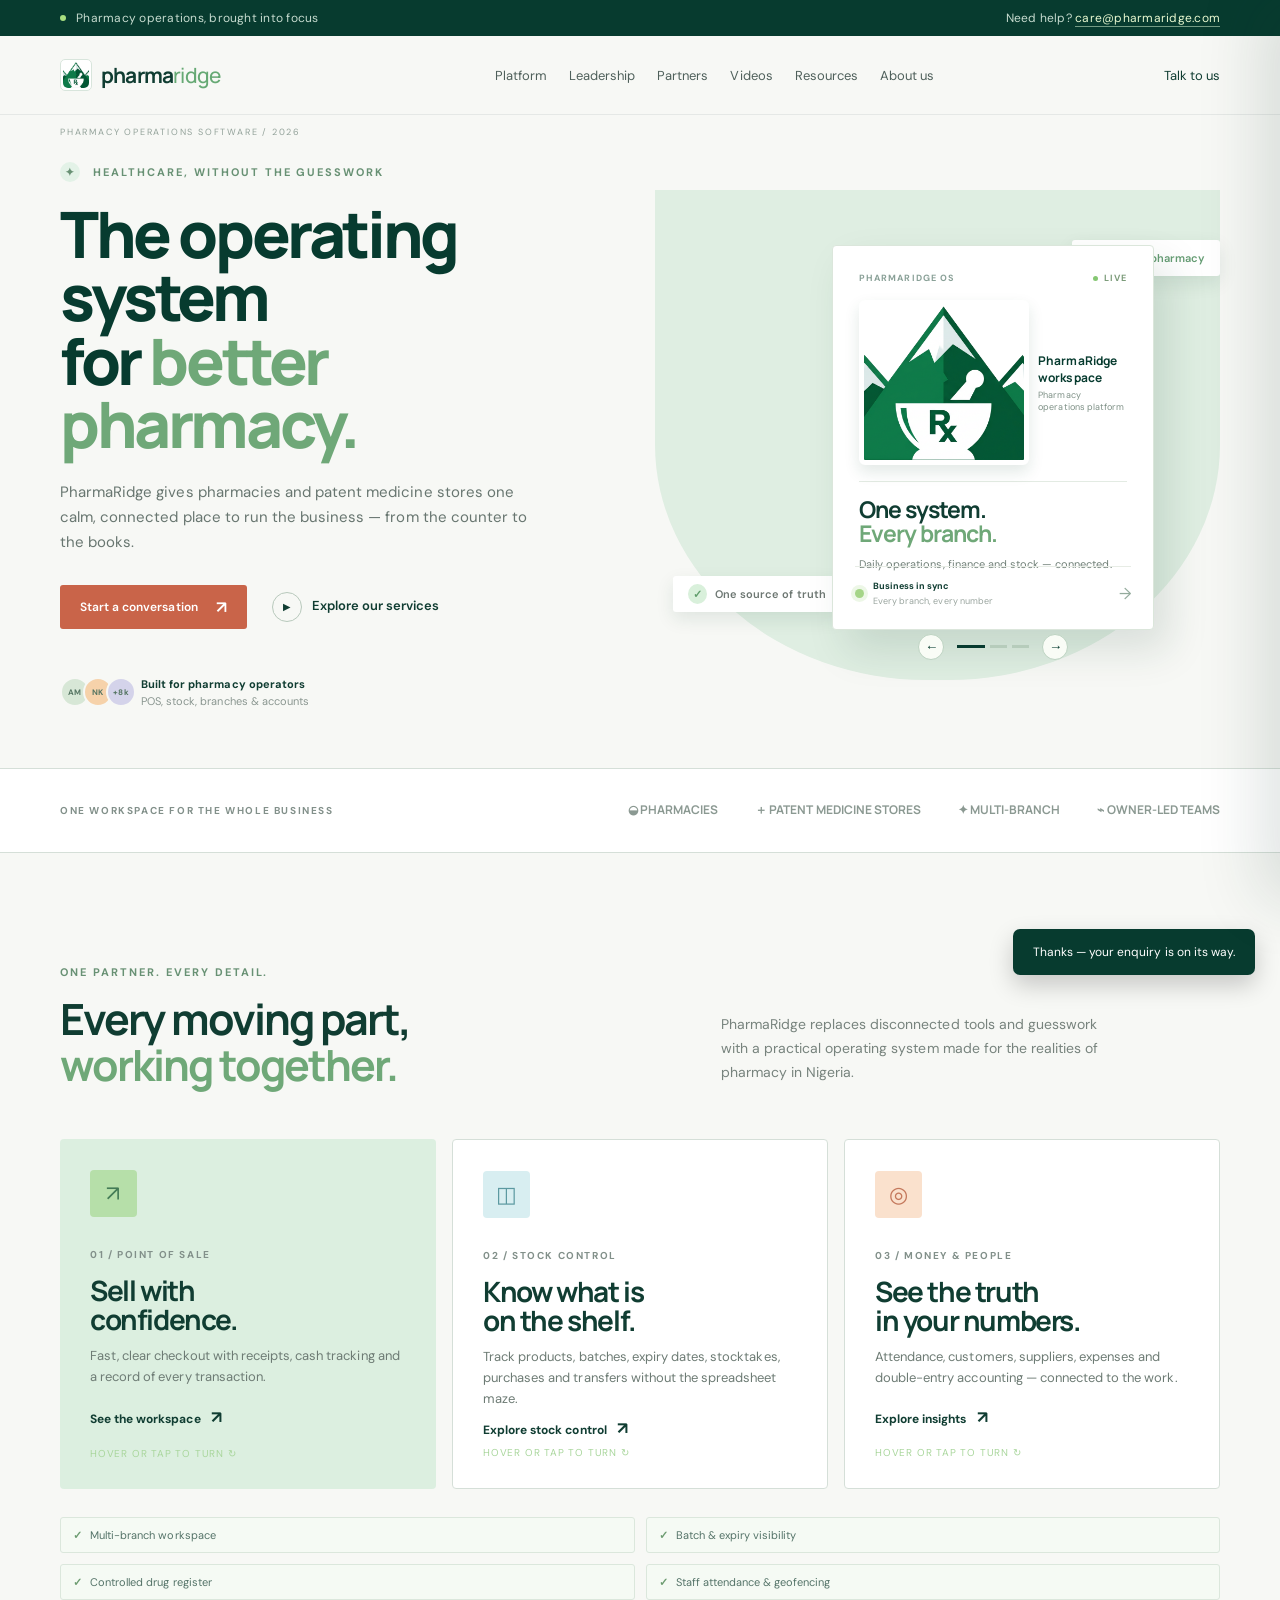
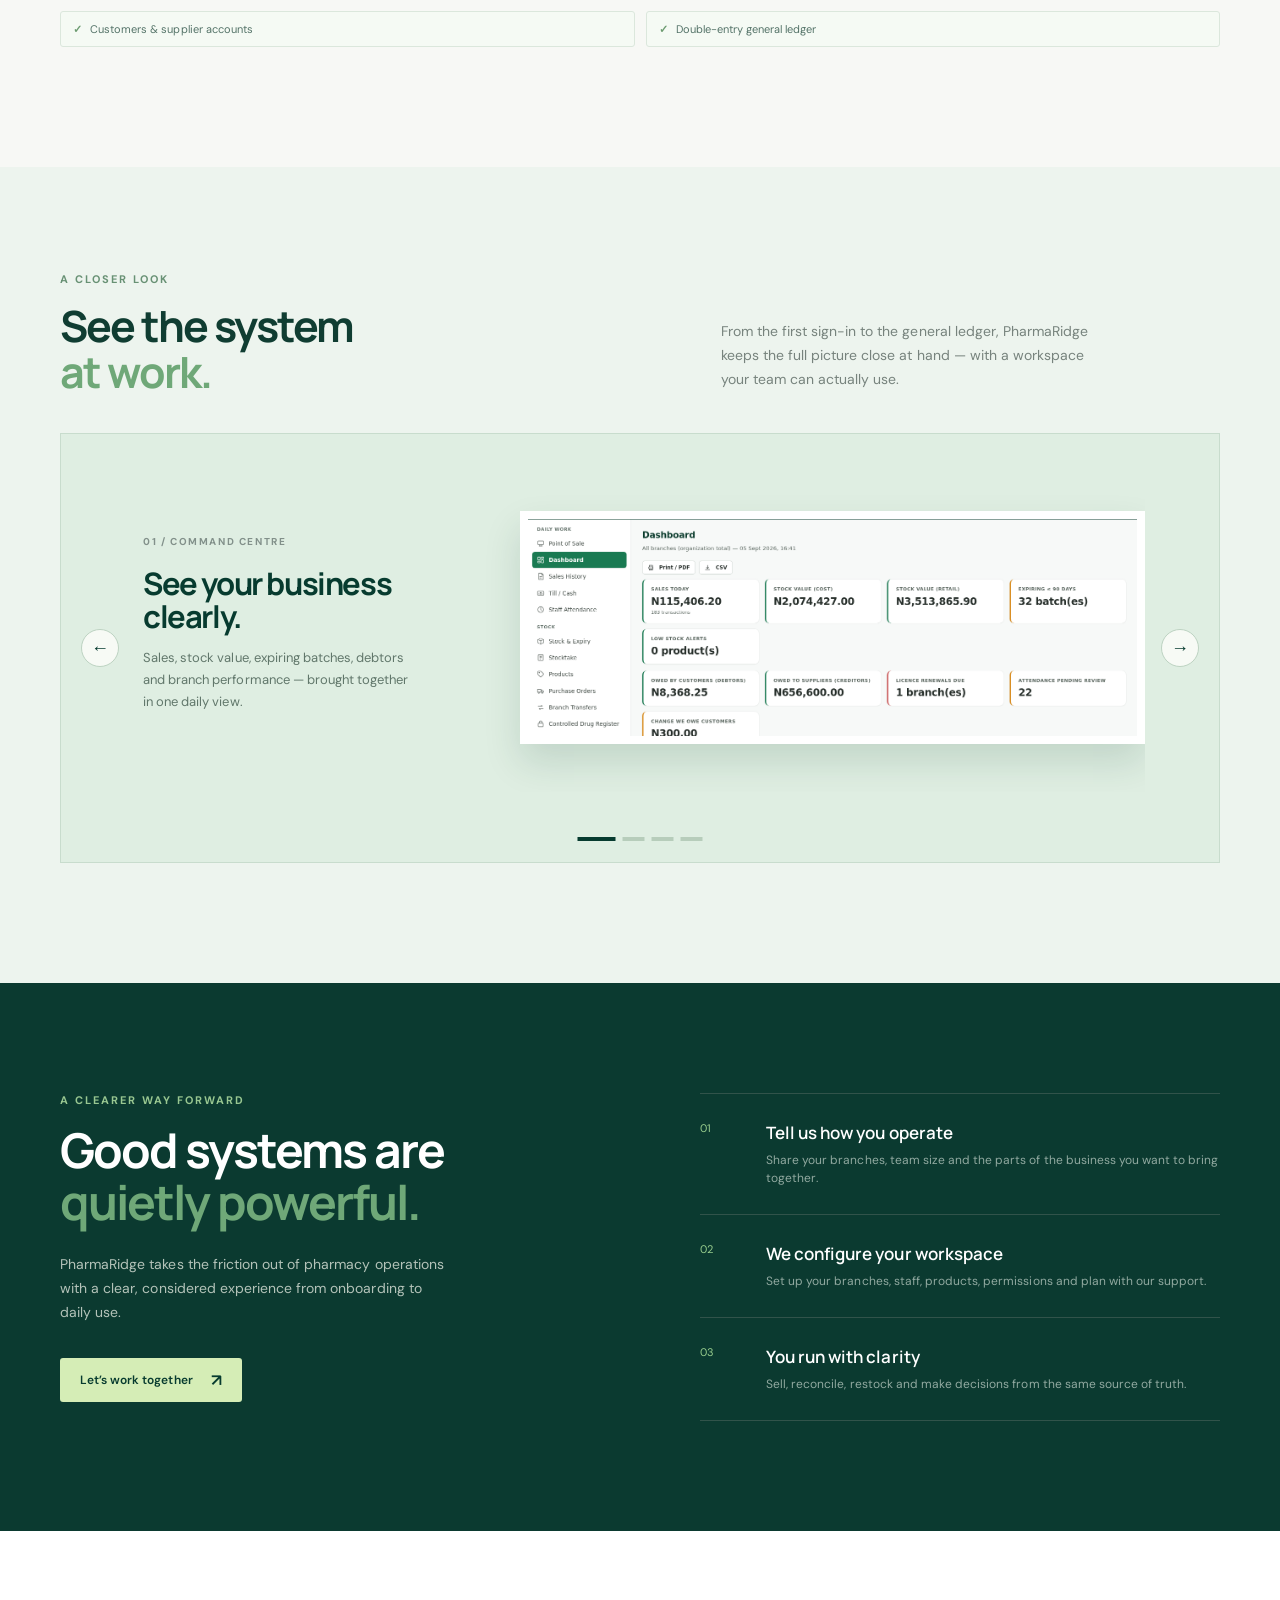
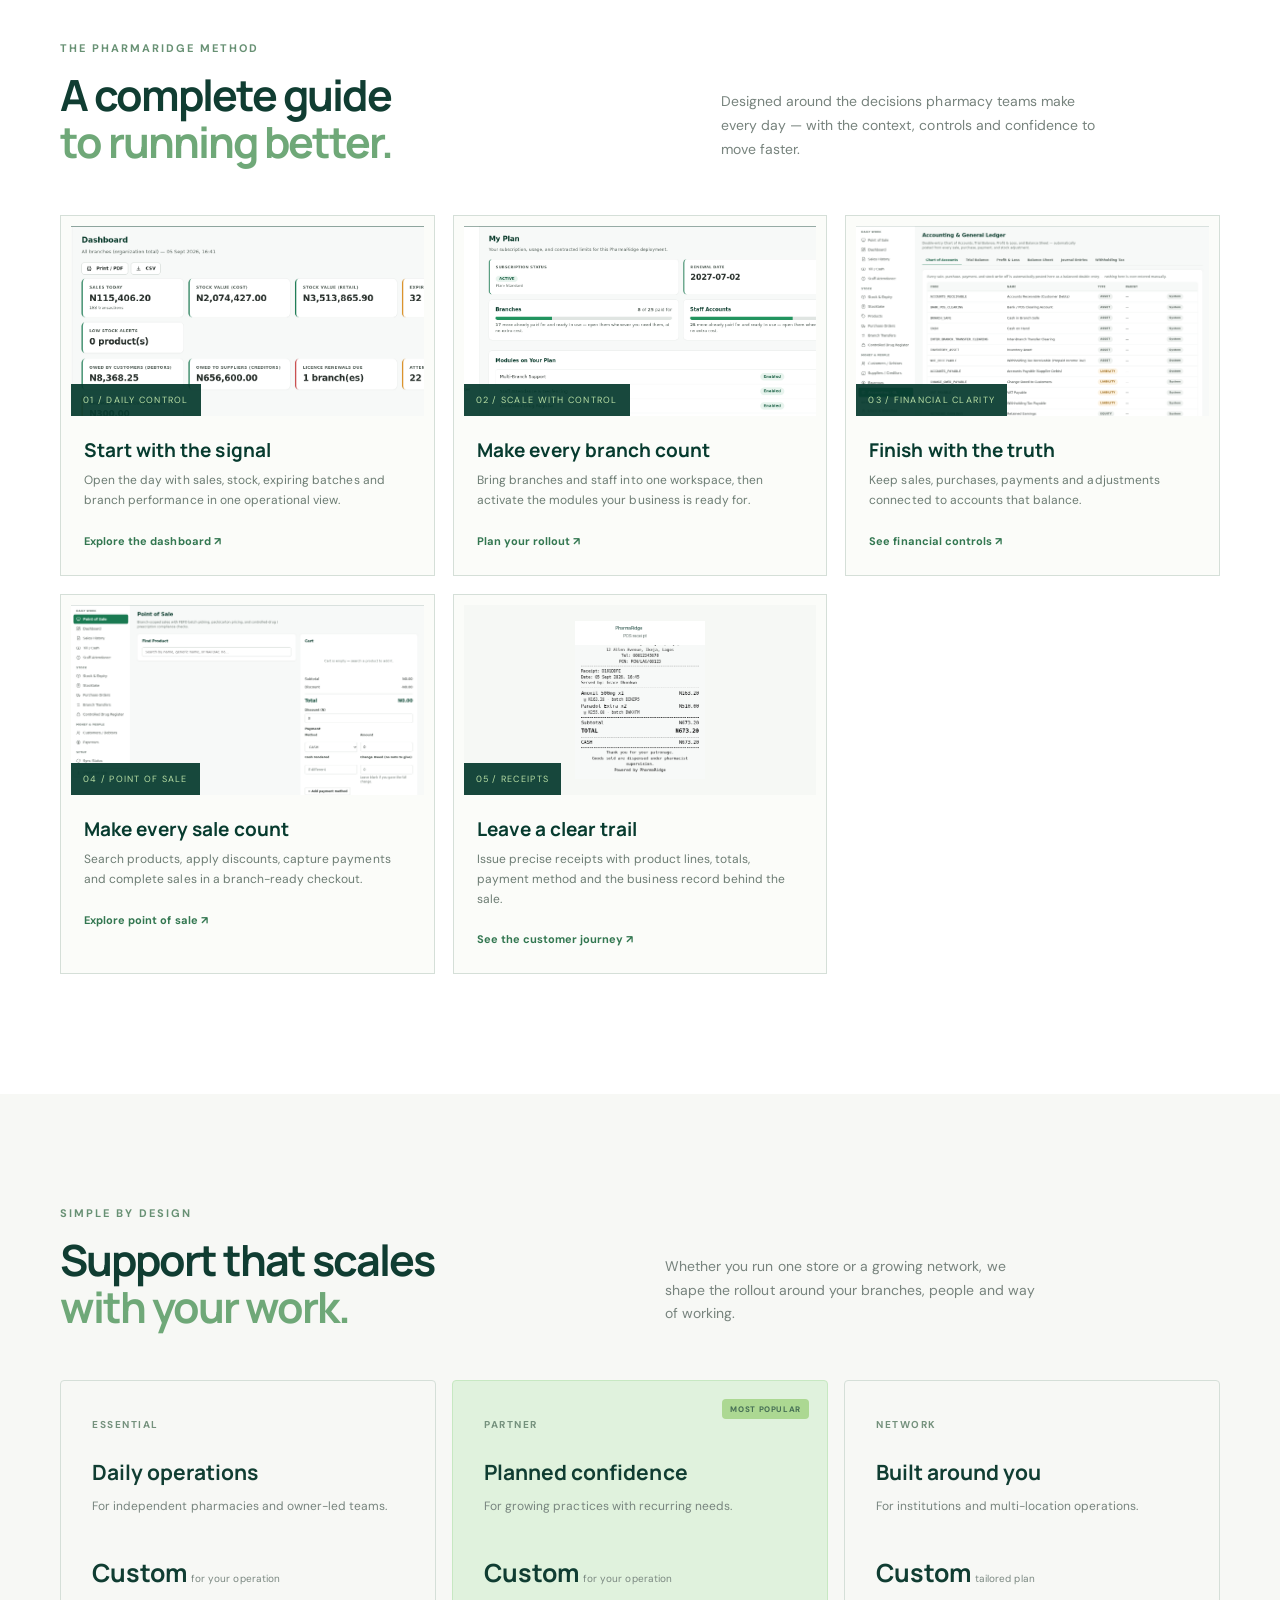
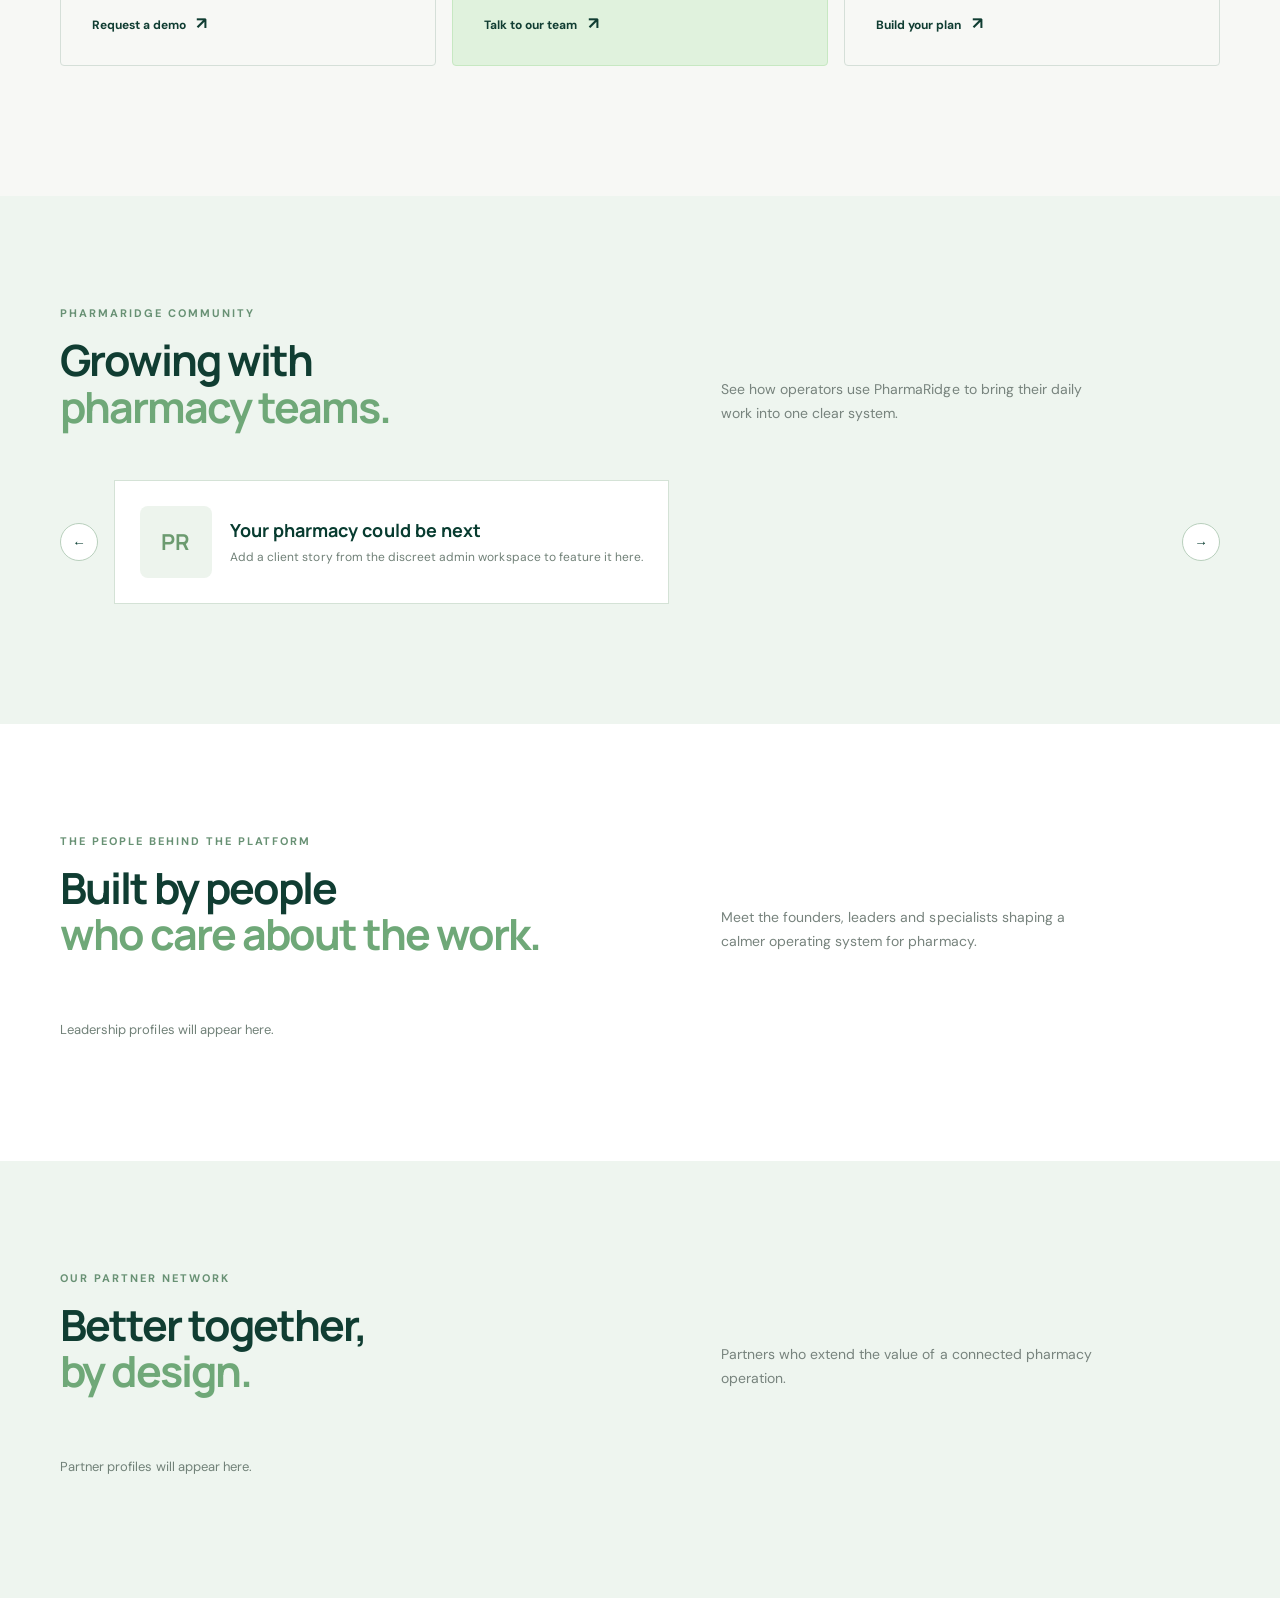
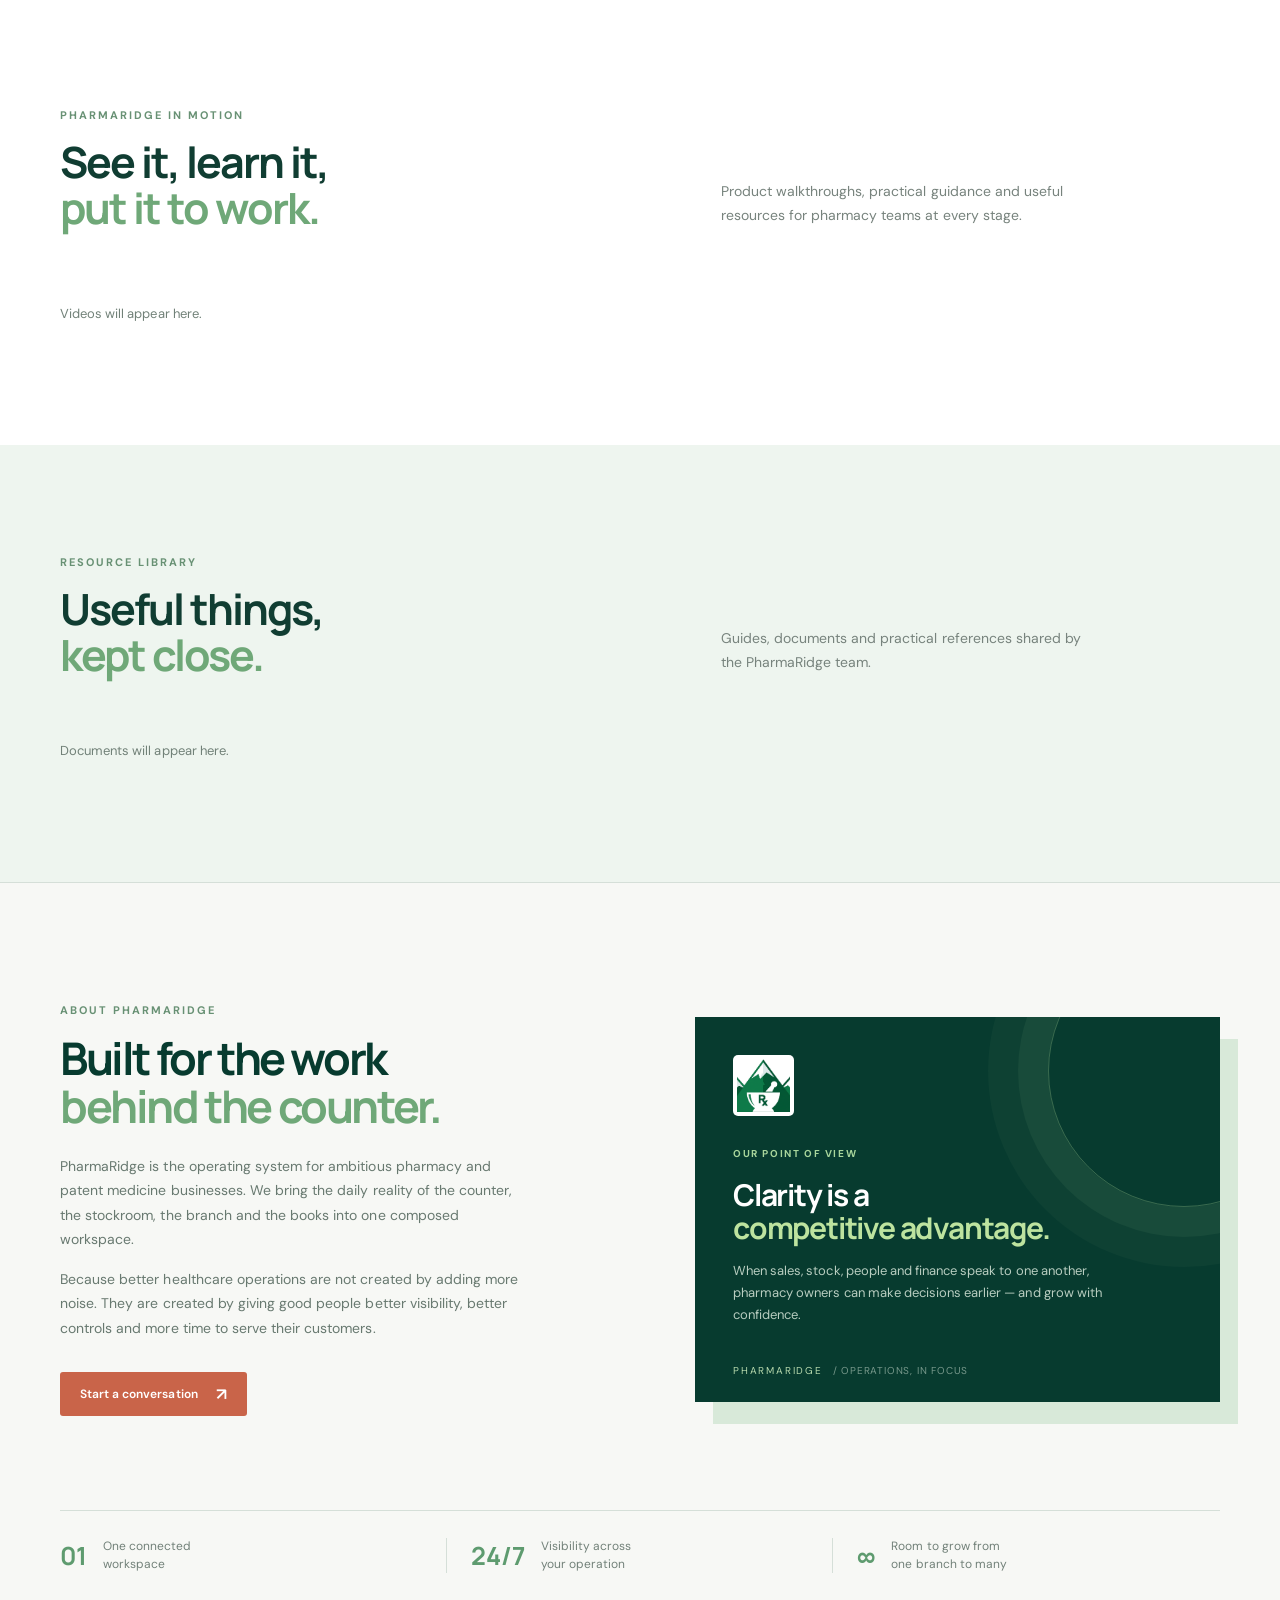
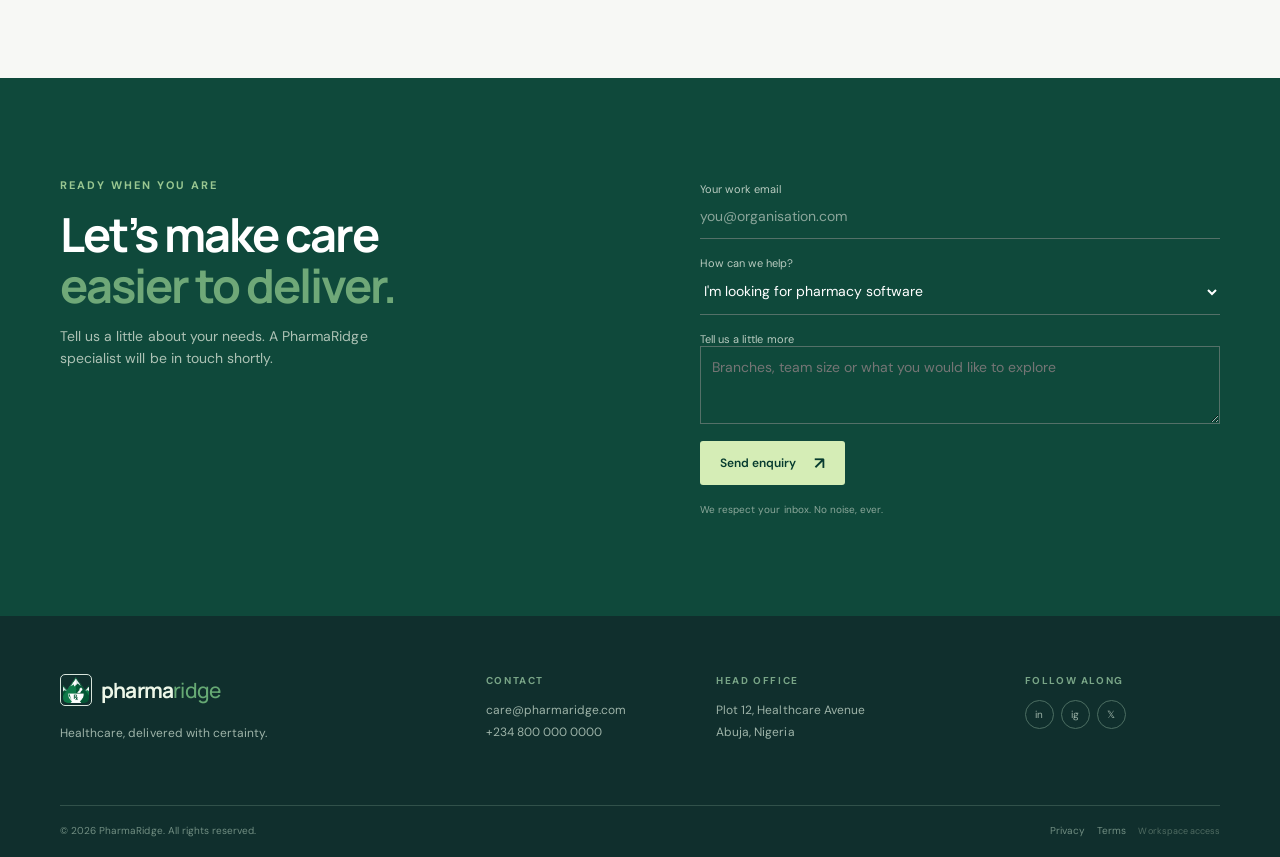
<file: index.html>
<!doctype html>
<html lang="en">
<head>
  <meta charset="UTF-8" />
  <meta name="viewport" content="width=device-width, initial-scale=1.0" />
  <title>PharmaRidge — Healthcare, delivered with certainty</title>
  <meta name="description" content="PharmaRidge is the operating system for pharmacy and patent medicine businesses." /><link rel="icon" href="assets/pharmaridge-mark-source.png" type="image/png" />
  <link rel="stylesheet" href="styles.css" />
</head>
<body>
  <div class="topline"><div class="wrap topline-inner"><span><i class="pulse-dot"></i> Pharmacy operations, brought into focus</span><span class="top-contact">Need help? <a data-contact-href href="mailto:care@pharmaridge.com">care@pharmaridge.com</a></span></div></div>
  <header class="site-header"><div class="wrap nav">
    <a href="#top" class="brand"><span class="brand-mark"><img src="assets/pharmaridge-mark-source.png" alt="PharmaRidge logo"></span><span>pharma<strong>ridge</strong></span></a>
    <nav class="desktop-links"><a href="#services">Platform</a><a href="#people">Leadership</a><a href="#partners">Partners</a><a href="#media">Videos</a><a href="#resources">Resources</a><a href="#about">About us</a></nav>
    <div class="nav-actions"><a href="#contact" class="text-link">Talk to us</a><button class="menu-button" aria-label="Open menu">☰</button></div>
  </div></header><div class="mobile-menu" id="mobile-menu"><div class="mobile-menu-head"><span>PHARMARIDGE / EXPLORE</span><button class="mobile-close" aria-label="Close menu">×</button></div><a href="#services">Platform</a><a href="#people">Leadership</a><a href="#partners">Partners</a><a href="#media">Videos</a><a href="#resources">Resources</a><a href="#about">About us</a><a href="#contact" class="mobile-cta">Start a conversation <span>↗</span></a></div><main id="top">
    <section class="hero wrap"><div class="hero-copy"><div class="eyebrow"><span class="eyebrow-icon">✦</span> HEALTHCARE, WITHOUT THE GUESSWORK</div><h1>The operating system<br>for <em>better pharmacy.</em></h1><p class="hero-lead">PharmaRidge gives pharmacies and patent medicine stores one calm, connected place to run the business — from the counter to the books.</p><div class="hero-actions"><a href="#contact" class="btn btn-primary">Start a conversation <span>↗</span></a><a href="#services" class="watch-link"><span class="play">▶</span> Explore our services</a></div><div class="proof"><div class="avatars"><span>AM</span><span>NK</span><span>+8k</span></div><div><strong>Built for pharmacy operators</strong><small>POS, stock, branches & accounts</small></div></div></div><div class="hero-art"><div class="hero-card-carousel"><div class="hero-card-slide active"><div class="card-top"><span class="tiny-label">PHARMARIDGE OS</span><span class="live"><i></i> LIVE</span></div><div class="customer-lockup"><img src="assets/pharmaridge-mark-source.png" alt="PharmaRidge logo"><div><strong>PharmaRidge workspace</strong><small>Pharmacy operations platform</small></div></div><h3>One system.<br><em>Every branch.</em></h3><p>Daily operations, finance and stock — connected.</p><div class="mini-route"><span class="route-dot"></span><div><strong>Business in sync</strong><small>Every branch, every number</small></div><span class="route-arrow">→</span></div></div><div class="hero-card-slide"><div class="hero-mini-label">POINT OF SALE <span>02 / 05</span></div><img src="assets/pharmaridge-pos-clean.png" alt="Point of sale screen"><h3>Checkout, without the clutter.</h3><p>Find products, capture payment and complete the sale with confidence.</p></div><div class="hero-card-slide"><div class="hero-mini-label">THE RECEIPT TRAIL <span>03 / 05</span></div><img src="assets/pharmaridge-receipt-clean.png" alt="PharmaRidge receipt"><h3>A record for every sale.</h3><p>Clear totals, payment details and a reliable business trail.</p></div><div class="hero-card-nav"><button class="hero-card-prev">←</button><div><i class="active"></i><i></i><i></i></div><button class="hero-card-next">→</button></div></div><div class="floating-pill pill-one">✚&nbsp; Built for pharmacy</div><div class="floating-pill pill-two"><span class="shield">✓</span> One source of truth</div></div></div></section>
    <section class="trust-strip"><div class="wrap trust-inner"><span class="trust-label">ONE WORKSPACE FOR THE WHOLE BUSINESS</span><div class="trust-items"><span>◒ PHARMACIES</span><span>＋ PATENT MEDICINE STORES</span><span>✦ MULTI-BRANCH</span><span>⌁ OWNER-LED TEAMS</span></div></div></section>
    <section class="section wrap" id="services" data-panel="platform"><div class="section-heading"><div><div class="eyebrow">ONE PARTNER. EVERY DETAIL.</div><h2>Every moving part,<br><em>working together.</em></h2></div><p>PharmaRidge replaces disconnected tools and guesswork with a practical operating system made for the realities of pharmacy in Nigeria.</p></div><div class="service-grid"><article class="service-card featured"><div class="service-icon">↗</div><span class="card-kicker">01 / POINT OF SALE</span><h3>Sell with<br>confidence.</h3><p>Fast, clear checkout with receipts, cash tracking and a record of every transaction.</p><a href="#product">See the workspace <span>↗</span></a></article><article class="service-card"><div class="service-icon soft">◫</div><span class="card-kicker">02 / STOCK CONTROL</span><h3>Know what is<br>on the shelf.</h3><p>Track products, batches, expiry dates, stocktakes, purchases and transfers without the spreadsheet maze.</p><a href="#product">Explore stock control <span>↗</span></a></article><article class="service-card"><div class="service-icon warm">◎</div><span class="card-kicker">03 / MONEY & PEOPLE</span><h3>See the truth<br>in your numbers.</h3><p>Attendance, customers, suppliers, expenses and double-entry accounting — connected to the work.</p><a href="#product">Explore insights <span>↗</span></a></article></div><div class="feature-list"><span>Multi-branch workspace</span><span>Batch & expiry visibility</span><span>Controlled drug register</span><span>Staff attendance & geofencing</span><span>Customers & supplier accounts</span><span>Double-entry general ledger</span></div></section>
    <section class="product-section" id="product" data-panel="platform"><div class="wrap product-wrap"><div class="section-heading"><div><div class="eyebrow">A CLOSER LOOK</div><h2>See the system<br><em>at work.</em></h2></div><p>From the first sign-in to the general ledger, PharmaRidge keeps the full picture close at hand — with a workspace your team can actually use.</p></div><div class="product-carousel" aria-label="PharmaRidge product screens"><button class="carousel-control prev" aria-label="Previous screen">←</button><div class="carousel-viewport"><div class="carousel-track"><article class="carousel-slide active"><div class="slide-copy"><span class="card-kicker">01 / COMMAND CENTRE</span><h3>See your business clearly.</h3><p>Sales, stock value, expiring batches, debtors and branch performance — brought together in one daily view.</p></div><img src="assets/pharmaridge-dashboard-clean.png" alt="PharmaRidge dashboard showing sales, stock and branch performance"></article><article class="carousel-slide"><div class="slide-copy"><span class="card-kicker">02 / PLAN & MODULES</span><h3>Scale without starting over.</h3><p>Manage branches, staff accounts, modules, branding and VAT settings from one plan workspace.</p></div><img src="assets/pharmaridge-plan-clean.png" alt="PharmaRidge plan and modules screen"></article><article class="carousel-slide"><div class="slide-copy"><span class="card-kicker">03 / ACCOUNTING</span><h3>Close the books with confidence.</h3><p>Every sale, purchase, payment and stock adjustment can flow into a balanced general ledger.</p></div><img src="assets/pharmaridge-ledger-clean.png" alt="PharmaRidge accounting and general ledger screen"></article><article class="carousel-slide"><div class="slide-copy"><span class="card-kicker">04 / GET STARTED</span><h3>A calmer first day.</h3><p>Give your team a focused workspace from sign-in to checkout, with the right information ready when it matters.</p></div><img src="assets/pharmaridge-login-clean.png" alt="PharmaRidge login screen"></article></div></div><button class="carousel-control next" aria-label="Next screen">→</button><div class="carousel-dots" role="tablist"><button class="active" aria-label="Screen 1"></button><button aria-label="Screen 2"></button><button aria-label="Screen 3"></button><button aria-label="Screen 4"></button></div></div></div></section>
    <section class="dark-section" id="how-it-works" data-panel="method"><div class="wrap how-grid"><div><div class="eyebrow light">A CLEARER WAY FORWARD</div><h2>Good systems are<br><em>quietly powerful.</em></h2><p>PharmaRidge takes the friction out of pharmacy operations with a clear, considered experience from onboarding to daily use.</p><a href="#contact" class="btn btn-light">Let’s work together <span>↗</span></a></div><div class="steps"><div class="step"><span>01</span><div><h3>Tell us how you operate</h3><p>Share your branches, team size and the parts of the business you want to bring together.</p></div></div><div class="step"><span>02</span><div><h3>We configure your workspace</h3><p>Set up your branches, staff, products, permissions and plan with our support.</p></div></div><div class="step"><span>03</span><div><h3>You run with clarity</h3><p>Sell, reconcile, restock and make decisions from the same source of truth.</p></div></div></div></div></section>
    <section class="guide-section" data-panel="method"><div class="wrap"><div class="section-heading"><div><div class="eyebrow">THE PHARMARIDGE METHOD</div><h2>A complete guide<br><em>to running better.</em></h2></div><p>Designed around the decisions pharmacy teams make every day — with the context, controls and confidence to move faster.</p></div><div class="guide-grid"><article class="guide-card"><div class="guide-image"><img src="assets/pharmaridge-dashboard-clean.png" alt="PharmaRidge daily dashboard"><span>01 / DAILY CONTROL</span></div><h3>Start with the signal</h3><p>Open the day with sales, stock, expiring batches and branch performance in one operational view.</p><a href="#contact">Explore the dashboard ↗</a></article><article class="guide-card"><div class="guide-image"><img src="assets/pharmaridge-plan-clean.png" alt="PharmaRidge plan and modules"><span>02 / SCALE WITH CONTROL</span></div><h3>Make every branch count</h3><p>Bring branches and staff into one workspace, then activate the modules your business is ready for.</p><a href="#contact">Plan your rollout ↗</a></article><article class="guide-card"><div class="guide-image"><img src="assets/pharmaridge-ledger-clean.png" alt="PharmaRidge accounting ledger"><span>03 / FINANCIAL CLARITY</span></div><h3>Finish with the truth</h3><p>Keep sales, purchases, payments and adjustments connected to accounts that balance.</p><a href="#contact">See financial controls ↗</a></article><article class="guide-card"><div class="guide-image"><img src="assets/pharmaridge-pos-clean.png" alt="PharmaRidge point of sale screen"><span>04 / POINT OF SALE</span></div><h3>Make every sale count</h3><p>Search products, apply discounts, capture payments and complete sales in a branch-ready checkout.</p><a href="#contact">Explore point of sale ↗</a></article><article class="guide-card"><div class="guide-image receipt-image"><img src="assets/pharmaridge-receipt-clean.png" alt="PharmaRidge pharmacy receipt"><span>05 / RECEIPTS</span></div><h3>Leave a clear trail</h3><p>Issue precise receipts with product lines, totals, payment method and the business record behind the sale.</p><a href="#contact">See the customer journey ↗</a></article></div></div></section>
    <section class="section wrap plans" id="plans" data-panel="plans"><div class="section-heading centered"><div><div class="eyebrow">SIMPLE BY DESIGN</div><h2>Support that scales<br><em>with your work.</em></h2></div><p>Whether you run one store or a growing network, we shape the rollout around your branches, people and way of working.</p></div><div class="plan-grid"><article class="plan"><span>ESSENTIAL</span><h3>Daily operations</h3><p>For independent pharmacies and owner-led teams.</p><div class="price"><b data-price="essential">Custom</b><small>for your operation</small></div><a href="#contact">Request a demo <span>↗</span></a></article><article class="plan highlighted"><div class="popular">MOST POPULAR</div><span>PARTNER</span><h3>Planned confidence</h3><p>For growing practices with recurring needs.</p><div class="price"><b data-price="partner">Custom</b><small>for your operation</small></div><a href="#contact">Talk to our team <span>↗</span></a></article><article class="plan"><span>NETWORK</span><h3>Built around you</h3><p>For institutions and multi-location operations.</p><div class="price"><b>Custom</b><small>tailored plan</small></div><a href="#contact">Build your plan <span>↗</span></a></article></div></section>
    <section class="clients-section" id="clients"><div class="wrap"><div class="section-heading"><div><div class="eyebrow">PHARMARIDGE COMMUNITY</div><h2>Growing with<br><em>pharmacy teams.</em></h2></div><p>See how operators use PharmaRidge to bring their daily work into one clear system.</p></div><div class="clients-carousel"><button class="client-prev" aria-label="Previous client">←</button><div class="client-viewport"><div class="client-track" id="client-track"></div></div><button class="client-next" aria-label="Next client">→</button></div></div></section>
    <section class="people-section" id="people"><div class="wrap"><div class="section-heading"><div><div class="eyebrow">THE PEOPLE BEHIND THE PLATFORM</div><h2>Built by people<br><em>who care about the work.</em></h2></div><p>Meet the founders, leaders and specialists shaping a calmer operating system for pharmacy.</p></div><div class="people-grid" id="people-grid"><p class="empty-content">Leadership profiles will appear here.</p></div></div></section>
    <section class="partners-section" id="partners"><div class="wrap"><div class="section-heading"><div><div class="eyebrow">OUR PARTNER NETWORK</div><h2>Better together,<br><em>by design.</em></h2></div><p>Partners who extend the value of a connected pharmacy operation.</p></div><div class="partners-grid" id="partners-grid"><p class="empty-content">Partner profiles will appear here.</p></div></div></section>
    <div class="ad-popover" id="ad-popover" hidden><button class="ad-close" aria-label="Close ad">×</button><img id="ad-image" alt=""><div><span class="eyebrow">PHARMARIDGE UPDATE</span><h3 id="ad-title"></h3><p id="ad-message"></p><a id="ad-cta" class="btn btn-primary" target="_blank" rel="noopener"></a></div></div>
    <section class="media-section" id="media"><div class="wrap"><div class="section-heading"><div><div class="eyebrow">PHARMARIDGE IN MOTION</div><h2>See it, learn it,<br><em>put it to work.</em></h2></div><p>Product walkthroughs, practical guidance and useful resources for pharmacy teams at every stage.</p></div><div class="media-tabs" id="media-categories"></div><div class="video-grid" id="video-grid"><p class="empty-content">Videos will appear here.</p></div></div></section>
    <section class="resources-section" id="resources"><div class="wrap"><div class="section-heading"><div><div class="eyebrow">RESOURCE LIBRARY</div><h2>Useful things,<br><em>kept close.</em></h2></div><p>Guides, documents and practical references shared by the PharmaRidge team.</p></div><div class="resource-grid" id="resource-grid"><p class="empty-content">Documents will appear here.</p></div></div></section>
    <section class="about-section" id="about"><div class="wrap about-grid"><div class="about-intro"><div class="eyebrow">ABOUT PHARMARIDGE</div><h2>Built for the work<br><em>behind the counter.</em></h2><p>PharmaRidge is the operating system for ambitious pharmacy and patent medicine businesses. We bring the daily reality of the counter, the stockroom, the branch and the books into one composed workspace.</p><p>Because better healthcare operations are not created by adding more noise. They are created by giving good people better visibility, better controls and more time to serve their customers.</p><a href="#contact" class="btn btn-primary">Start a conversation <span>↗</span></a></div><div class="about-card"><div class="about-mark"><img src="assets/pharmaridge-mark-source.png" alt="PharmaRidge mark"></div><div><span class="card-kicker">OUR POINT OF VIEW</span><h3>Clarity is a<br><em>competitive advantage.</em></h3><p>When sales, stock, people and finance speak to one another, pharmacy owners can make decisions earlier — and grow with confidence.</p></div><div class="about-signature">PHARMARIDGE <span>/ OPERATIONS, IN FOCUS</span></div></div></div><div class="wrap about-stats"><div><strong>01</strong><span>One connected<br>workspace</span></div><div><strong>24/7</strong><span>Visibility across<br>your operation</span></div><div><strong>∞</strong><span>Room to grow from<br>one branch to many</span></div></div></section>
    <section class="contact-section" id="contact" data-panel="contact"><div class="wrap contact-box"><div><div class="eyebrow light">READY WHEN YOU ARE</div><h2>Let’s make care<br><em>easier to deliver.</em></h2><p>Tell us a little about your needs. A PharmaRidge specialist will be in touch shortly.</p></div><form id="contact-form"><label>Your work email<input name="email" type="email" placeholder="you@organisation.com" required></label><label>How can we help? <select name="enquiry_type"><option>I'm looking for pharmacy software</option><option>I want a product demo</option><option>I want to become a partner</option><option>I have a question</option></select></label><label>Tell us a little more<textarea name="message" rows="3" placeholder="Branches, team size or what you would like to explore"></textarea></label><button class="btn btn-light" type="submit">Send enquiry <span>↗</span></button><small class="form-note">We respect your inbox. No noise, ever.</small></form></div></section>
  </main>
  <footer><div class="wrap footer-grid"><div><a href="#top" class="brand light-brand"><span class="brand-mark"><img src="assets/pharmaridge-mark-source.png" alt="PharmaRidge logo"></span><span>pharma<strong>ridge</strong></span></a><p>Healthcare, delivered with certainty.</p></div><div><span class="footer-label">CONTACT</span><a data-contact-email href="mailto:care@pharmaridge.com">care@pharmaridge.com</a><a data-contact-phone href="tel:+2348000000000">+234 800 000 0000</a></div><div><span class="footer-label">HEAD OFFICE</span><span data-office>Plot 12, Healthcare Avenue<br>Abuja, Nigeria</span></div><div><span class="footer-label">FOLLOW ALONG</span><div class="socials"><a href="#">in</a><a href="#">ig</a><a href="#">𝕏</a></div></div></div><div class="wrap footer-bottom"><span>© 2026 PharmaRidge. All rights reserved.</span><span>Privacy &nbsp;&nbsp; Terms &nbsp;&nbsp; <a class="quiet-access admin-open" href="#">Workspace access</a></span></div></footer>
  <div class="toast" id="toast">Thanks — your enquiry is on its way.</div>
  <aside class="admin-drawer" id="admin-drawer"><div class="admin-head"><div><span class="eyebrow">PHARMARIDGE CONTROL</span><h2>Admin space</h2></div><button class="close-admin">×</button></div><p class="admin-intro">Update the details your customers see. Changes are saved in this browser for now.</p><form id="admin-form"><div class="admin-section"><span>PUBLIC CONTACT</span><label>Support email<input name="email" type="email"></label><label>Phone number<input name="phone"></label><label>Head office<input name="office"></label></div><div class="admin-section"><span>PLAN PRICING</span><label>Essential from<input name="essential"></label><label>Partner from<input name="partner"></label></div><div class="admin-section"><span>CLIENT SHOWCASE</span><label>Client name<input name="clientName" placeholder="e.g. Meridian Pharmacy"></label><label>Logo image<input name="clientLogo" type="file" accept="image/*"></label><label>Short story<input name="clientStory" placeholder="What they use PharmaRidge for"></label><button class="btn btn-dark" id="add-client" type="button">Add client <span>+</span></button><div id="admin-client-list" class="admin-client-list"></div></div><div class="admin-section"><span>ANNOUNCEMENT</span><label>Top bar message<input name="announcement"></label></div><button class="btn btn-primary save-admin" type="submit">Save changes <span>✓</span></button><button class="reset-admin" type="button">Reset demo content</button></form></aside><div class="scrim"></div>
  <script src="supabase-config.js"></script><script src="public-data.js"></script><script src="app.js"></script>
</body></html>
</file>
<file: styles.css>
@import url('https://fonts.googleapis.com/css2?family=DM+Sans:wght@400;500;600;700&family=Manrope:wght@500;600;700;800&display=swap');
:root{--ink:#102a2b;--deep:#0c2929;--mint:#d7f1df;--lime:#bce49b;--paper:#fbfaf6;--muted:#6d7772;--line:#dfe6df;--coral:#ef8069}*{box-sizing:border-box}html{scroll-behavior:smooth}body{margin:0;background:var(--paper);color:var(--ink);font-family:'DM Sans',sans-serif}a{text-decoration:none;color:inherit}.wrap{width:min(1160px,calc(100% - 64px));margin:auto}.topline{background:var(--deep);color:#c6dbcf;font-size:12px;letter-spacing:.02em}.topline-inner{display:flex;justify-content:space-between;padding:10px 0}.topline a{color:#e8f8d0;border-bottom:1px solid #749b84}.pulse-dot{width:6px;height:6px;background:#a8df80;display:inline-block;border-radius:50%;margin-right:7px;vertical-align:1px}.site-header{background:var(--paper);position:sticky;top:0;z-index:5;border-bottom:1px solid rgba(30,60,54,.08)}.nav{height:78px;display:flex;align-items:center;justify-content:space-between}.brand{display:flex;align-items:center;gap:9px;font:700 21px 'Manrope';letter-spacing:-1.2px}.brand strong{font-weight:500;color:#66a974}.brand-mark{width:32px;height:32px;background:var(--mint);border-radius:10px;display:grid;place-items:center}.brand-mark svg{width:25px;stroke:var(--ink);fill:none;stroke-width:2.2;stroke-linecap:round;stroke-linejoin:round}.desktop-links{display:flex;gap:34px;font-size:13px;color:#4f605b;margin-left:90px}.desktop-links a:hover,.text-link:hover{color:#6a9e75}.nav-actions{display:flex;align-items:center;gap:22px;font-size:13px}.btn{border:0;border-radius:7px;padding:14px 20px;font:600 12px 'DM Sans';cursor:pointer;display:inline-flex;align-items:center;justify-content:center;gap:18px}.btn span{font-size:17px;line-height:0}.btn-dark{background:var(--deep);color:#f1f7ed;padding:12px 15px}.btn-primary{background:var(--coral);color:white}.btn-light{background:var(--lime);color:var(--deep)}.menu-button{display:none;border:0;background:none;font-size:22px}.hero{min-height:625px;display:grid;grid-template-columns:1fr 1fr;align-items:center;gap:30px;padding-top:47px;padding-bottom:60px}.eyebrow{font-size:11px;letter-spacing:.18em;font-weight:700;color:#689174}.eyebrow-icon{display:inline-grid;place-items:center;background:var(--mint);height:20px;width:20px;border-radius:50%;margin-right:8px}.hero h1{font:800 clamp(45px,5.3vw,75px)/.99 'Manrope';letter-spacing:-4px;margin:20px 0 25px;color:var(--deep)}em{font-style:normal;color:#6fa878}.hero-lead{max-width:480px;color:#687670;line-height:1.65;font-size:15px}.hero-actions{display:flex;align-items:center;gap:25px;margin:30px 0 48px}.watch-link{font-size:13px;font-weight:600}.play{display:inline-grid;place-items:center;width:30px;height:30px;border:1px solid #b8c9bc;border-radius:50%;font-size:9px;margin-right:7px}.proof{display:flex;align-items:center;gap:12px}.avatars{display:flex}.avatars span{display:grid;place-items:center;width:30px;height:30px;border:2px solid var(--paper);margin-right:-7px;border-radius:50%;background:#d7e7d6;color:#557562;font-size:8px;font-weight:700}.avatars span:nth-child(2){background:#f6d2aa}.avatars span:nth-child(3){background:#d4d3ea}.proof strong,.proof small{display:block;font-size:11px}.proof small{color:#8a9690;margin-top:3px}.hero-art{height:480px;position:relative}.hero-blob{position:absolute;right:10px;top:15px;width:390px;height:430px;background:var(--mint);border-radius:52% 48% 45% 55%/46% 42% 58% 54%;transform:rotate(-15deg)}.hero-card{position:absolute;background:white;box-shadow:0 25px 55px rgba(20,65,48,.13);border-radius:16px}.card-main{width:290px;height:350px;right:85px;top:63px;padding:26px}.card-top{display:flex;justify-content:space-between;font-size:9px;font-weight:700;letter-spacing:.12em;color:#89a097}.live{color:#7a9a78}.live i{display:inline-block;width:5px;height:5px;background:#85c772;border-radius:50%;margin-right:3px}.cross-symbol{color:var(--coral);font-size:70px;line-height:1;margin-top:25px;font-weight:300}.card-main h3{font:700 31px/1.05 'Manrope';letter-spacing:-1.5px;margin:10px 0}.card-main h3 em{color:#75a878}.card-main p{font-size:11px;color:#78847f;line-height:1.5}.mini-route{position:absolute;bottom:22px;left:22px;right:22px;border-top:1px solid #e7ece5;padding-top:13px;display:flex;gap:9px;align-items:center}.route-dot{width:9px;height:9px;border-radius:50%;background:#a5d588;box-shadow:0 0 0 4px #edf7e7}.mini-route strong,.mini-route small{display:block;font-size:9px}.mini-route small{color:#9aa59f;margin-top:3px}.route-arrow{margin-left:auto;color:#94ab9d}.floating-pill{position:absolute;padding:11px 15px;background:white;box-shadow:0 10px 24px #2763441c;border-radius:8px;font-size:11px;font-weight:600}.pill-one{top:50px;right:0;color:#669d74}.pill-two{bottom:68px;left:18px;color:#6d7772}.shield{background:#d9f0db;border-radius:50%;padding:3px 5px;color:#5f9d6a;margin-right:5px}.trust-strip{border-top:1px solid var(--line);border-bottom:1px solid var(--line)}.trust-inner{display:flex;align-items:center;justify-content:space-between;min-height:83px}.trust-label,.card-kicker,.footer-label{font-size:10px;letter-spacing:.16em;font-weight:700;color:#82908a}.trust-items{display:flex;gap:37px;font:700 12px 'Manrope';color:#8b9992}.section{padding-top:112px;padding-bottom:120px}.section-heading{display:grid;grid-template-columns:1.1fr .9fr;align-items:end;gap:50px;margin-bottom:50px}.section-heading h2,.how-grid h2,.contact-box h2{font:700 43px/1.08 'Manrope';letter-spacing:-2.4px;margin:17px 0 0}.section-heading>p{color:#77837d;font-size:14px;line-height:1.7;margin:0 0 4px;max-width:380px}.service-grid{display:grid;grid-template-columns:repeat(3,1fr);gap:16px}.service-card{padding:31px 30px 29px;min-height:350px;border:1px solid var(--line);border-radius:12px;display:flex;flex-direction:column;background:#fff}.service-card.featured{background:#d8f0dc;border:0}.service-icon{width:47px;height:47px;border-radius:50%;background:#b6dfa9;color:#437b56;display:grid;place-items:center;font-size:22px;margin-bottom:31px}.service-icon.soft{background:#d8eef1;color:#5c99a1}.service-icon.warm{background:#fae1cd;color:#c4785c}.service-card h3{font:700 28px/1.05 'Manrope';letter-spacing:-1.4px;margin:15px 0 12px}.service-card p{font-size:13px;color:#6d7b74;line-height:1.6;margin:0}.service-card a{font-size:12px;font-weight:700;margin-top:auto}.service-card a span,.plan a span{font-size:17px;margin-left:7px}.dark-section{background:var(--deep);color:white;padding:110px 0}.how-grid{display:grid;grid-template-columns:1fr 1fr;gap:120px}.eyebrow.light{color:#99c791}.how-grid h2{font-size:48px;margin-bottom:25px}.how-grid>div>p{color:#b4c3b9;max-width:390px;line-height:1.7;font-size:14px;margin-bottom:34px}.steps{border-top:1px solid #31534a}.step{display:grid;grid-template-columns:50px 1fr;gap:16px;padding:27px 0;border-bottom:1px solid #31534a}.step>span{color:#98cd8d;font-size:11px}.step h3{margin:0 0 7px;font:600 17px 'Manrope'}.step p{margin:0;color:#91a9a0;font-size:12px;line-height:1.5}.plans{padding-bottom:130px}.centered{grid-template-columns:1fr 1fr}.plan-grid{display:grid;grid-template-columns:repeat(3,1fr);gap:16px}.plan{border:1px solid var(--line);border-radius:12px;padding:31px;min-height:260px;position:relative}.plan.highlighted{background:#e0f2dd;border-color:#c7e8c2}.plan>span{font-size:10px;letter-spacing:.15em;font-weight:700;color:#75917d}.plan h3{font:700 21px 'Manrope';margin:25px 0 9px}.plan p{color:#77847e;font-size:12px;min-height:35px}.price{margin:22px 0}.price b{font:700 25px 'Manrope'}.price small{color:#7b8881;font-size:10px;margin-left:4px}.plan a{font-size:12px;font-weight:700}.popular{position:absolute;right:18px;top:18px;padding:5px 8px;border-radius:4px;background:#acd892;color:#477056;font-size:8px;font-weight:800;letter-spacing:.08em}.contact-section{background:#17403c;padding:100px 0;color:white}.contact-box{display:grid;grid-template-columns:1fr 1fr;gap:120px}.contact-box h2{font-size:47px}.contact-box p{color:#adc2b5;line-height:1.6;max-width:370px;font-size:14px}.contact-box form{padding-top:4px}label{display:block;color:#b9cbc0;font-size:11px;margin-bottom:17px}input,select{display:block;width:100%;background:transparent;border:0;border-bottom:1px solid #547068;padding:11px 0 13px;color:white;font:14px 'DM Sans';outline:0}input::placeholder{color:#8aa59a}select option{color:var(--ink)}.form-note{display:block;color:#8ba79a;font-size:10px;margin-top:18px}footer{background:#102f2d;color:#9db3a8;padding:58px 0 20px}.footer-grid{display:grid;grid-template-columns:2fr 1fr 1.4fr 1fr;gap:35px;padding-bottom:52px}.light-brand{color:#edf7e8}.light-brand .brand-mark{background:#a9d991}.light-brand p{font-size:13px}.footer-grid p{font-size:12px;margin-top:19px}.footer-grid a:not(.brand),.footer-grid>div>span:not(.footer-label){display:block;font-size:12px;line-height:1.8}.footer-label{color:#79a587;display:block!important;margin-bottom:13px}.socials{display:flex;gap:7px}.socials a{border:1px solid #4c6e62;width:29px;height:29px;display:grid!important;place-items:center;border-radius:50%;font-size:10px!important}.footer-bottom{border-top:1px solid #31514a;padding-top:18px;display:flex;justify-content:space-between;font-size:10px;color:#718e82}.toast{position:fixed;bottom:25px;right:25px;background:var(--deep);color:white;border-radius:7px;padding:15px 20px;font-size:12px;box-shadow:0 10px 25px #0003;transform:translateY(100px);transition:.3s;z-index:10}.toast.show{transform:translateY(0)}.admin-drawer{position:fixed;right:0;top:0;height:100vh;width:min(420px,100%);background:#f9fbf6;z-index:20;padding:31px;transform:translateX(100%);transition:.35s;overflow:auto;box-shadow:-20px 0 60px #16382a22}.admin-drawer.open{transform:translateX(0)}.scrim{position:fixed;inset:0;background:#06211a8c;z-index:15;opacity:0;pointer-events:none;transition:.3s}.scrim.show{opacity:1;pointer-events:auto}.admin-head{display:flex;justify-content:space-between;align-items:start}.admin-head h2{font:700 29px 'Manrope';margin:12px 0}.close-admin{font-size:28px;background:none;border:0;color:var(--ink);cursor:pointer}.admin-intro{font-size:12px;line-height:1.5;color:#72817a;margin:0 0 27px}.admin-section{padding:23px 0;border-top:1px solid #dce7dc}.admin-section>span{font-size:10px;letter-spacing:.16em;font-weight:700;color:#6f9876;display:block;margin-bottom:17px}.admin-section label{color:#687a70}.admin-section input{color:var(--ink);border-color:#cbdacf}.save-admin{width:100%;margin-top:15px}.reset-admin{width:100%;background:none;border:0;padding:18px;color:#79917f;font-size:11px;cursor:pointer}
@media(max-width:800px){.wrap{width:min(100% - 36px,600px)}.top-contact,.desktop-links,.text-link{display:none}.menu-button{display:block}.hero{grid-template-columns:1fr;padding-top:60px}.hero-art{height:410px;order:-1}.hero-blob{width:300px;height:350px;right:20px}.card-main{right:65px;top:38px}.pill-one{right:0}.trust-inner{display:block;padding:25px 0}.trust-items{flex-wrap:wrap;gap:15px;margin-top:18px}.section,.plans{padding-top:75px;padding-bottom:80px}.section-heading,.centered,.how-grid,.contact-box{grid-template-columns:1fr;gap:25px}.section-heading h2,.how-grid h2,.contact-box h2{font-size:37px}.service-grid,.plan-grid{grid-template-columns:1fr}.service-card{min-height:300px}.dark-section,.contact-section{padding:75px 0}.how-grid{gap:55px}.footer-grid{grid-template-columns:1fr 1fr;gap:28px}.footer-grid>div:first-child{grid-column:1/-1}.footer-bottom{display:block;line-height:2}.hero h1{font-size:50px}.hero-actions{align-items:flex-start;flex-direction:column;margin-bottom:35px}}
.product-section{background:#eef5ef;padding:105px 0 120px}.product-wrap .section-heading{margin-bottom:52px}.product-showcase{display:grid;grid-template-columns:1.35fr .65fr;grid-template-rows:auto auto;gap:18px;align-items:start}.shot{background:#fff;border:1px solid #d6e2d8;border-radius:13px;padding:12px;position:relative;box-shadow:0 18px 35px rgba(26,71,49,.08)}.shot img{width:100%;height:auto;display:block;border-radius:7px;border:1px solid #e5ebe6}.shot-label{display:block;font-size:9px;letter-spacing:.16em;font-weight:700;color:#6c8e76;margin:13px 4px 3px}.shot-main{grid-row:span 2}.shot-small{margin-top:46px}.shot-wide{grid-column:2}.shot-wide img{max-height:265px;object-fit:cover;object-position:top}
@media(max-width:800px){.product-section{padding:75px 0}.product-showcase{display:block}.shot{margin:0 0 18px}.shot-small{margin-top:0}.shot-wide img{max-height:none}}
/* PharmaRidge visual system: product-led, editorial and deliberately restrained */
:root{--ink:#103d32;--deep:#073b2f;--mint:#e3f2e7;--lime:#d5edb6;--paper:#f7f8f5;--muted:#60716b;--line:#d5dfd8;--coral:#d76c4e}
body{background:var(--paper);letter-spacing:.002em}.site-header{background:rgba(247,248,245,.96)}.brand{letter-spacing:-.8px}.brand-mark{border-radius:5px;background:transparent}.brand-mark svg{stroke:var(--deep)}.hero{min-height:620px}.hero:before{content:'PHARMACY OPERATIONS SOFTWARE / 2026';position:absolute;left:50%;transform:translateX(-50%);top:126px;width:min(1160px,calc(100% - 64px));font-size:9px;letter-spacing:.2em;color:#93a29a}.hero h1{font-size:clamp(43px,5vw,70px);letter-spacing:-3.4px}.hero-art{background:#dfeee2;border-radius:0 0 48% 48%;height:490px;overflow:visible}.hero-blob{display:none}.card-main{right:66px;top:65px;border-radius:4px;width:322px;height:365px;border:1px solid #dbe6db;box-shadow:15px 20px 40px rgba(20,64,45,.11)}.floating-pill{border-radius:3px;box-shadow:0 7px 18px rgba(20,64,45,.1)}.customer-lockup{display:flex;align-items:center;gap:9px;border-bottom:1px solid #e3ebe3;padding-bottom:16px;margin-top:16px}.customer-lockup img{width:38px;height:38px;object-fit:contain}.customer-lockup strong,.customer-lockup small{display:block}.customer-lockup strong{font:700 12px 'Manrope';color:var(--deep)}.customer-lockup small{font-size:9px;color:#7e9086;margin-top:3px}.card-main h3{font-size:28px;margin-top:23px}.card-main p{font-size:12px}.trust-strip{background:#fff}.section{background:var(--paper)}.section-heading h2,.how-grid h2,.contact-box h2{letter-spacing:-2px}.service-card,.plan,.shot{border-radius:4px}.service-card{background:#fff}.service-card.featured{background:#dcefe0}.service-icon{border-radius:4px}.dark-section{background:#0b3a30}.contact-section{background:#0f493b}.product-section{background:#edf4ee}.product-section .section-heading{margin-bottom:38px}.shot{padding:8px}.shot-label{margin:11px 4px 4px}.btn{border-radius:3px}.btn-primary{background:#c96449}.btn-dark{border-radius:3px}.admin-drawer{border-left:1px solid #d5dfd8}.footer-grid{border-bottom:0}.light-brand .brand-mark{background:transparent}.light-brand .brand-mark svg{stroke:#e4f5df}
.brand-mark img{width:100%;height:100%;object-fit:contain;border-radius:5px}.light-brand .brand-mark img{filter:none}.customer-lockup img{border-radius:6px}
/* Product-led detail panels */
.feature-list{display:grid;grid-template-columns:repeat(2,1fr);gap:11px;margin-top:28px}.feature-list span{font-size:11px;color:#547368;padding:10px 12px;background:#f5faf4;border:1px solid #dbe7dc;border-radius:3px}.feature-list span:before{content:'✓';color:#6c9b70;font-weight:700;margin-right:8px}
@media(max-width:800px){.hero:before{display:none}.feature-list{grid-template-columns:1fr}}
/* Brand assets and motion layer */
.brand-mark{overflow:hidden;background:#fff;border:1px solid #d8e5dc;padding:2px}.brand-mark img{object-fit:cover;object-position:center;width:100%;height:100%}.customer-lockup img{object-fit:cover;object-position:center;background:#fff}
.hero-art{animation:heroFloat 7s ease-in-out infinite}.hero-card{animation:cardLift 6s ease-in-out infinite}.floating-pill{animation:badgeFloat 5s ease-in-out infinite}.pill-two{animation-delay:1.4s}.product-section .shot{transition:transform .35s ease,box-shadow .35s ease}.product-section .shot:hover{transform:translateY(-8px);box-shadow:0 25px 45px rgba(16,63,48,.14)}.service-card,.plan{transition:transform .3s ease,box-shadow .3s ease}.service-card:hover,.plan:hover{transform:translateY(-6px);box-shadow:0 20px 35px rgba(16,63,48,.1)}.btn{transition:transform .2s ease,box-shadow .2s ease}.btn:hover{transform:translateY(-2px);box-shadow:0 8px 18px rgba(16,63,48,.13)}.eyebrow-icon{animation:softPulse 3s ease-in-out infinite}
@keyframes heroFloat{0%,100%{transform:translateY(0)}50%{transform:translateY(-8px)}}@keyframes cardLift{0%,100%{transform:rotate(0deg) translateY(0)}50%{transform:rotate(1deg) translateY(-9px)}}@keyframes badgeFloat{0%,100%{transform:translateY(0)}50%{transform:translateY(-6px)}}@keyframes softPulse{0%,100%{box-shadow:0 0 0 0 rgba(111,168,120,0)}50%{box-shadow:0 0 0 6px rgba(111,168,120,.14)}}
@media(prefers-reduced-motion:reduce){*,*:before,*:after{animation:none!important;transition:none!important}}
/* Focused product carousel */
.product-carousel{position:relative;background:#dfeee2;border:1px solid #c8dccd;padding:28px 74px 55px;min-height:430px;overflow:hidden}.carousel-viewport{overflow:hidden}.carousel-track{display:flex;transition:transform .65s cubic-bezier(.22,.8,.25,1)}.carousel-slide{min-width:100%;display:grid;grid-template-columns:.72fr 1.28fr;gap:34px;align-items:center;opacity:.25;transition:opacity .5s}.carousel-slide.active{opacity:1}.carousel-slide img{width:100%;max-height:330px;object-fit:cover;object-position:top;background:white;border:8px solid white;box-shadow:0 18px 35px rgba(16,63,48,.14)}.slide-copy{padding-left:8px}.slide-copy h3{font:700 31px/1.08 'Manrope';letter-spacing:-1.4px;margin:17px 0 13px;color:var(--deep)}.slide-copy p{font-size:13px;line-height:1.7;color:#61776b;max-width:270px}.carousel-control{position:absolute;top:50%;transform:translateY(-50%);z-index:2;border:1px solid #bdd3c2;background:#f7faf5;color:var(--deep);width:38px;height:38px;border-radius:50%;font-size:18px;cursor:pointer;transition:.2s}.carousel-control:hover{background:var(--deep);color:#fff}.carousel-control.prev{left:20px}.carousel-control.next{right:20px}.carousel-dots{position:absolute;bottom:21px;left:50%;transform:translateX(-50%);display:flex;gap:7px}.carousel-dots button{border:0;width:22px;height:4px;background:#b7cdbb;cursor:pointer;padding:0}.carousel-dots button.active{background:var(--deep);width:38px}.quiet-access{color:#718b7d;opacity:.65;font-size:9px}.quiet-access:hover{opacity:1;color:#b8d99f}.reveal{opacity:0;transform:translateY(22px);transition:opacity .7s ease,transform .7s ease}.reveal.is-visible{opacity:1;transform:none}
@media(max-width:800px){.product-carousel{padding:22px 35px 52px}.carousel-slide{display:block}.carousel-slide img{margin-top:22px;max-height:270px}.slide-copy h3{font-size:26px}.carousel-control{width:31px;height:31px}.carousel-control.prev{left:5px}.carousel-control.next{right:5px}}
/* Hero product carousel */
.hero-art{background:linear-gradient(145deg,#e8f4e8 0%,#d5ead9 100%);border-radius:4px;display:flex;align-items:center;justify-content:center;padding:24px;overflow:visible}.hero-carousel{width:min(100%,405px);position:relative;z-index:1}.hero-carousel-track{position:relative;height:390px}.hero-shot{position:absolute;inset:0;opacity:0;transform:translateX(22px) scale(.96);transition:opacity .55s ease,transform .7s cubic-bezier(.2,.8,.2,1);pointer-events:none}.hero-shot.active{opacity:1;transform:translateX(0) scale(1);pointer-events:auto}.hero-shot img{width:100%;height:330px;object-fit:cover;object-position:top;background:#fff;padding:8px;border:1px solid #d2e1d5;box-shadow:0 22px 40px rgba(13,65,45,.18);animation:screenBreathe 5s ease-in-out infinite}.hero-caption{position:absolute;bottom:8px;left:18px;right:18px;background:rgba(8,55,42,.94);color:#fff;padding:13px 15px;display:flex;align-items:center;justify-content:space-between;gap:12px}.hero-caption span{font-size:9px;letter-spacing:.15em;color:#a9d69c}.hero-caption strong{font:600 12px 'Manrope'}.hero-carousel-nav{display:flex;align-items:center;justify-content:center;gap:14px;margin-top:2px}.hero-carousel-nav button{border:1px solid #b6d0bc;background:#f9fcf6;color:var(--deep);border-radius:50%;width:28px;height:28px;cursor:pointer}.hero-progress{display:flex;gap:5px}.hero-progress i{width:18px;height:3px;background:#b3cbb9;display:block}.hero-progress i.active{background:var(--deep);width:30px}.hero-art .pill-one{top:28px;right:-16px}.hero-art .pill-two{bottom:28px;left:-15px}@keyframes screenBreathe{0%,100%{transform:translateY(0)}50%{transform:translateY(-7px)}}
@media(max-width:800px){.hero-art{height:420px;padding:18px}.hero-carousel-track{height:340px}.hero-shot img{height:280px}.hero-art .pill-one{right:-7px}.hero-art .pill-two{left:-7px}}
.guide-section{background:#fff;padding:110px 0 120px}.guide-grid{display:grid;grid-template-columns:repeat(3,1fr);gap:18px}.guide-card{border:1px solid var(--line);padding:10px 10px 25px;background:#fbfcf9;transition:.35s}.guide-card:hover{transform:translateY(-7px);box-shadow:0 20px 35px rgba(16,63,48,.1)}.guide-image{position:relative;background:#e6f0e6;overflow:hidden;height:190px}.guide-image img{width:100%;height:100%;object-fit:cover;object-position:top}.guide-image span{position:absolute;bottom:0;left:0;background:rgba(7,59,47,.93);color:#b9dfa5;font-size:9px;letter-spacing:.14em;padding:10px 12px}.guide-card h3{font:700 19px 'Manrope';margin:21px 13px 8px;color:var(--deep)}.guide-card p{font-size:12px;line-height:1.65;color:#6c7c73;margin:0 13px 18px}.guide-card a{font-size:11px;font-weight:700;margin:0 13px;color:#337751}@media(max-width:800px){.guide-section{padding:75px 0}.guide-grid{grid-template-columns:1fr}}
/* Single-page application tabs */
.app-tabs{position:sticky;top:78px;z-index:4;background:rgba(247,248,245,.95);border-bottom:1px solid var(--line);backdrop-filter:blur(10px)}.tabs-inner{display:flex;align-items:center;gap:5px;min-height:52px}.tabs-label{font-size:9px;letter-spacing:.15em;color:#799084;margin-right:auto}.tab-button{border:0;background:transparent;color:#718079;padding:9px 14px;font:600 11px 'DM Sans';cursor:pointer;border-bottom:2px solid transparent}.tab-button:hover,.tab-button.active{color:var(--deep);border-color:#70a77c}.tab-button.active{background:#e6f1e6}.tab-panel-hidden{display:none!important}
/* tactile 3D flip cards */
.service-card{background:transparent!important;border:0!important;padding:0!important;perspective:1000px;min-height:350px}.flip-inner{position:relative;width:100%;height:100%;min-height:350px;transition:transform .7s cubic-bezier(.2,.8,.2,1);transform-style:preserve-3d}.service-card:hover .flip-inner,.service-card.flipped .flip-inner{transform:rotateY(180deg)}.flip-front,.flip-back{position:absolute;inset:0;backface-visibility:hidden;border:1px solid var(--line);border-radius:4px;padding:31px 30px 29px;display:flex;flex-direction:column}.flip-front{background:#fff}.service-card.featured .flip-front{background:#dcefe0;border:0}.flip-back{background:var(--deep);color:#eff8ed;transform:rotateY(180deg);border-color:var(--deep)}.flip-back .card-kicker{color:#a9d69c}.flip-back h3{font:700 24px 'Manrope';line-height:1.1;margin:20px 0 12px}.flip-back p{color:#b9cec0;font-size:12px;line-height:1.6}.flip-back ul{margin:5px 0 0;padding:0;list-style:none;color:#cce0d0;font-size:11px;line-height:2}.flip-back li:before{content:'✓';color:#a9d69c;margin-right:8px}.flip-hint{margin-top:auto;color:#a9d69c;font-size:10px;letter-spacing:.08em}.hero-art{background:#dfeee2;border-radius:0 0 48% 48%;height:490px;overflow:visible;display:block;padding:0}.hero-card{right:66px;top:65px}.hero-art .pill-one{top:50px;right:0}.hero-art .pill-two{bottom:68px;left:18px}.hero-card{animation:cardLift 6s ease-in-out infinite}
@media(max-width:800px){.app-tabs{top:78px;overflow:auto}.tabs-inner{width:max-content;min-width:100%;padding:0 18px}.tabs-label{display:none}.tab-button{padding:9px 11px}.hero-art{height:410px;border-radius:48% 48% 0 0}.hero-card{right:38px;top:38px}.hero-art .pill-one{right:0}.hero-art .pill-two{left:0}}
.guide-grid{grid-template-columns:repeat(3,1fr)}.receipt-image img{object-fit:contain;background:#f6f8f5;padding:16px}.hero-card-carousel{position:absolute;right:66px;top:55px;width:322px;height:385px}.hero-card-slide{position:absolute;inset:0;background:#fff;border-radius:4px;padding:26px;box-shadow:15px 20px 40px rgba(20,64,45,.13);border:1px solid #dbe6db;opacity:0;transform:translateY(12px) rotate(1deg);transition:.65s cubic-bezier(.2,.8,.2,1);pointer-events:none}.hero-card-slide.active{opacity:1;transform:translateY(0) rotate(0);pointer-events:auto;z-index:2}.hero-card-slide:nth-child(2),.hero-card-slide:nth-child(3){padding:17px}.hero-card-slide img{width:100%;height:165px;object-fit:cover;object-position:top;border:5px solid #fff;box-shadow:0 7px 15px #164d3420}.hero-card-slide h3{font:700 23px/1.05 'Manrope';letter-spacing:-1px;margin:15px 0 8px}.hero-card-slide p{font-size:11px;line-height:1.5;color:#718078}.hero-mini-label{font-size:9px;letter-spacing:.14em;color:#689174;font-weight:700;display:flex;justify-content:space-between;margin-bottom:13px}.hero-mini-label span{color:#9bac9f}.hero-card-nav{position:absolute;z-index:4;bottom:-30px;left:0;right:0;display:flex;justify-content:center;align-items:center;gap:13px}.hero-card-nav button{border:1px solid #bdd3c2;background:#f9fcf6;color:var(--deep);border-radius:50%;width:26px;height:26px;cursor:pointer}.hero-card-nav div{display:flex;gap:5px}.hero-card-nav i{width:17px;height:3px;background:#b6ccbb}.hero-card-nav i.active{background:var(--deep);width:28px}@media(max-width:800px){.hero-card-carousel{right:38px;top:38px;width:290px}.guide-grid{grid-template-columns:1fr}}
.about-section{background:#f7f8f5;padding:120px 0 105px;border-top:1px solid var(--line)}.about-grid{display:grid;grid-template-columns:1fr 1fr;gap:110px;align-items:center}.about-intro h2{font:700 45px/1.08 'Manrope';letter-spacing:-2.4px;margin:17px 0 23px;color:var(--deep)}.about-intro p{max-width:475px;color:#687970;font-size:14px;line-height:1.75;margin:0 0 15px}.about-intro .btn{margin-top:17px}.about-card{min-height:385px;background:var(--deep);color:#fff;padding:38px 38px 25px;display:flex;flex-direction:column;justify-content:space-between;position:relative;overflow:hidden;box-shadow:18px 22px 0 #d8e9d9}.about-card:after{content:'';position:absolute;width:270px;height:270px;border:1px solid rgba(190,230,160,.28);border-radius:50%;right:-100px;top:-82px;box-shadow:0 0 0 30px rgba(190,230,160,.06),0 0 0 60px rgba(190,230,160,.035)}.about-mark{width:61px;height:61px;padding:4px;background:#fff;border-radius:5px;position:relative;z-index:1}.about-mark img{width:100%;height:100%;object-fit:cover}.about-card>div:nth-child(2){position:relative;z-index:1}.about-card .card-kicker{color:#a9d69c}.about-card h3{font:700 30px/1.1 'Manrope';letter-spacing:-1.2px;margin:16px 0}.about-card h3 em{color:#bde39f}.about-card p{max-width:375px;color:#b8cdc0;font-size:13px;line-height:1.7}.about-signature{font-size:10px;letter-spacing:.18em;color:#b7d9ad;position:relative;z-index:1}.about-signature span{color:#77988b;margin-left:5px;letter-spacing:.08em}.about-stats{display:grid;grid-template-columns:repeat(3,1fr);border-top:1px solid var(--line);margin-top:94px;padding-top:27px}.about-stats div{display:flex;gap:16px;align-items:flex-start;border-right:1px solid var(--line);padding-left:24px}.about-stats div:first-child{padding-left:0}.about-stats div:last-child{border:0}.about-stats strong{font:700 25px 'Manrope';color:#5e9b6f}.about-stats span{color:#728179;font-size:12px;line-height:1.45}@media(max-width:800px){.about-section{padding:75px 0}.about-grid{grid-template-columns:1fr;gap:60px}.about-intro h2{font-size:37px}.about-card{box-shadow:10px 12px 0 #d8e9d9}.about-stats{grid-template-columns:1fr;gap:20px;margin-top:60px}.about-stats div{border-right:0;border-bottom:1px solid var(--line);padding:0 0 16px!important}}
.clients-section{background:#eef5ef;padding:110px 0 120px}.clients-carousel{position:relative;display:flex;align-items:center;gap:16px}.client-viewport{overflow:hidden;flex:1}.client-track{display:flex;gap:16px;transition:transform .55s ease}.client-card{min-width:calc(50% - 8px);background:#fff;border:1px solid #d4e2d6;padding:25px;display:grid;grid-template-columns:72px 1fr;gap:18px;align-items:center}.client-card img,.client-placeholder{width:72px;height:72px;border-radius:8px;object-fit:contain;background:#edf4ed}.client-placeholder{display:grid;place-items:center;color:#6c9b70;font:700 22px 'Manrope'}.client-card h3{margin:0 0 6px;font:700 18px 'Manrope';color:var(--deep)}.client-card p{margin:0;color:#718178;font-size:12px;line-height:1.55}.client-prev,.client-next{flex:none;border:1px solid #b9d0bd;background:#fff;color:var(--deep);width:38px;height:38px;border-radius:50%;cursor:pointer}.admin-client-list{margin-top:12px}.admin-client-row{font-size:11px;color:#65766d;border-bottom:1px solid #dce7dc;padding:8px 0;display:flex;justify-content:space-between}.admin-client-row button{border:0;background:none;color:#b85e4a;cursor:pointer}@media(max-width:800px){.clients-section{padding:75px 0}.client-card{min-width:100%}.clients-carousel{gap:5px}.client-prev,.client-next{width:30px;height:30px}}
.people-section,.partners-section{padding:110px 0;background:#fff}.partners-section{background:#eef5ef}.people-grid{display:grid;grid-template-columns:repeat(3,1fr);gap:18px}.person-card,.partner-card{border:1px solid var(--line);background:#fbfcf9;padding:12px}.person-card img{width:100%;height:230px;object-fit:cover;background:#e6f0e6}.person-card .card-kicker{display:block;margin-top:19px}.person-card h3,.partner-card h3{font:700 20px 'Manrope';color:var(--deep);margin:9px 0}.person-card p,.partner-card p{font-size:12px;line-height:1.6;color:#6e7d74}.partners-grid{display:grid;grid-template-columns:repeat(4,1fr);gap:15px}.partner-card{display:block;color:inherit}.partner-card img{width:100%;height:90px;object-fit:contain;background:#fff;margin-bottom:15px}.partner-card span{font-size:9px;letter-spacing:.13em;color:#6a9674;font-weight:700}.partner-card h3{font-size:16px}.partner-card p{margin-bottom:4px}.empty-content{color:#718178;font-size:13px}.ad-popover{position:fixed;right:24px;bottom:24px;width:min(390px,calc(100% - 32px));z-index:12;background:#fff;border:1px solid #cbded0;box-shadow:0 18px 45px #0d4a3228;padding:18px;display:grid;grid-template-columns:78px 1fr;gap:16px;animation:adIn .5s ease}.ad-popover[hidden]{display:none}.ad-popover img{width:78px;height:78px;object-fit:cover;border-radius:4px;background:#e7f2e7}.ad-popover h3{font:700 18px 'Manrope';color:var(--deep);margin:6px 0}.ad-popover p{font-size:12px;line-height:1.5;color:#6e7d74;margin:0 0 12px}.ad-popover .btn{padding:9px 12px;font-size:10px}.ad-close{position:absolute;right:8px;top:7px;border:0;background:none;color:#759084;font-size:20px;cursor:pointer}@keyframes adIn{from{transform:translateY(18px);opacity:0}to{transform:none;opacity:1}}@media(max-width:800px){.people-section,.partners-section{padding:75px 0}.people-grid{grid-template-columns:1fr}.partners-grid{grid-template-columns:1fr 1fr}.person-card img{height:280px}}
.media-section,.resources-section{padding:110px 0;background:#fff}.resources-section{background:#eef5ef}.media-tabs{display:flex;flex-wrap:wrap;gap:7px;margin:-20px 0 30px}.media-filter{border:1px solid #cbded0;background:transparent;color:#638073;padding:9px 14px;font:600 11px 'DM Sans';cursor:pointer}.media-filter.active,.media-filter:hover{background:var(--deep);color:#fff;border-color:var(--deep)}.video-grid{display:grid;grid-template-columns:repeat(3,1fr);gap:18px}.video-card{border:1px solid var(--line);padding:10px;background:#fbfcf9}.video-frame{height:190px;display:block;position:relative;overflow:hidden;background:#dcecdf}.video-frame img{width:100%;height:100%;object-fit:cover;transition:transform .4s}.video-frame:hover img{transform:scale(1.05)}.video-frame span{position:absolute;left:50%;top:50%;transform:translate(-50%,-50%);width:46px;height:46px;border-radius:50%;background:#d5edb6;color:var(--deep);display:grid;place-items:center;padding-left:3px}.video-card .card-kicker{display:block;margin:18px 4px 8px}.video-card h3{font:700 19px 'Manrope';margin:0 4px 8px;color:var(--deep)}.video-card p{font-size:12px;line-height:1.6;color:#708078;margin:0 4px 15px}.resource-grid{display:grid;grid-template-columns:repeat(3,1fr);gap:14px}.resource-card{display:flex;gap:15px;align-items:flex-start;padding:24px;background:#fff;border:1px solid var(--line);color:inherit;transition:.3s}.resource-card:hover{transform:translateY(-5px);box-shadow:0 16px 28px #164d3412}.resource-icon{width:40px;height:40px;display:grid;place-items:center;background:#dcefdc;color:#4d8a62;border-radius:4px;font-size:20px}.resource-card h3{font:700 17px 'Manrope';margin:8px 0;color:var(--deep)}.resource-card p{font-size:12px;color:#718078;line-height:1.5;margin:0}.resource-card .card-kicker{font-size:9px}@media(max-width:800px){.media-section,.resources-section{padding:75px 0}.video-grid,.resource-grid{grid-template-columns:1fr}.video-frame{height:220px}}
.admin-client-row .edit-content,.admin-client-row .delete-content{border:0;background:none;color:#4d8a62;font-size:11px;cursor:pointer}.admin-client-row .delete-content{color:#ad5b4b}
.admin-client-row .edit-client{border:0;background:none;color:#4d8a62;font-size:11px;cursor:pointer;margin-left:auto}.admin-client-row .delete{margin-left:8px}
/* Premium admin authentication surface */
.admin-page{max-width:1180px}.auth-card{max-width:920px;min-height:470px;display:grid;grid-template-columns:1fr 1fr;gap:55px;align-items:center;padding:54px;background:#fff;position:relative;overflow:hidden}.auth-card:before{content:'PHARMARIDGE CONTROL / PRIVATE WORKSPACE';position:absolute;left:54px;top:25px;font-size:9px;letter-spacing:.18em;color:#7c9788}.auth-card:after{content:'';position:absolute;width:310px;height:310px;border:1px solid #d4e7d5;border-radius:50%;right:-120px;bottom:-115px;box-shadow:0 0 0 28px #eef7ed,0 0 0 29px #d9eadd}.auth-card h1{font-size:44px;letter-spacing:-2px;margin-top:16px}.auth-card>p{max-width:320px}.auth-card form{border-left:1px solid #dfebe0;padding-left:48px;position:relative;z-index:1}.auth-card .btn{width:100%;margin-top:8px}.admin-nav{padding-bottom:20px;border-bottom:1px solid #d8e5da}.admin-nav .brand-mark{border-radius:5px}.admin-page .status{border-left:3px solid #c47a59;background:#fff4ec;color:#92543e}.admin-page .status.show{animation:statusIn .25s ease}@keyframes statusIn{from{opacity:0;transform:translateY(-4px)}to{opacity:1;transform:none}}@media(max-width:700px){.auth-card{display:block;padding:35px 25px;min-height:0}.auth-card:before{left:25px}.auth-card form{border-left:0;border-top:1px solid #dfebe0;padding:25px 0 0;margin-top:28px}.auth-card h1{font-size:36px}}
/* Simple, focused admin sign-in */
.auth-card{display:block;max-width:430px;min-height:0;margin:80px auto;padding:42px 38px}.auth-card:before,.auth-card:after{display:none}.auth-card form{border:0;padding:0;margin-top:24px}.auth-card h1{font-size:34px;margin:13px 0 8px}.auth-card p{font-size:13px}.auth-card .btn{width:100%;margin-top:8px}@media(max-width:700px){.auth-card{margin:35px auto;padding:32px 24px}}
/* Organised admin library */
.admin-section-nav{display:flex;gap:6px;border-bottom:1px solid #d5e2d8;margin:0 0 22px;padding:0 0 9px;position:sticky;top:0;background:#eef5ef;z-index:3}.admin-section-nav button,.content-filters button{border:1px solid #cbded0;background:#fff;color:#668176;padding:10px 14px;font:600 11px 'DM Sans';cursor:pointer}.admin-section-nav button.active,.content-filters button.active{background:var(--deep);border-color:var(--deep);color:#fff}.content-filters{display:flex;flex-wrap:wrap;gap:6px;margin:18px 0 6px}.admin-client-row{align-items:center}.admin-client-row b{font-size:9px;text-transform:uppercase;letter-spacing:.1em;color:#6b9678;margin-right:5px}.admin-client-row button{padding:3px 6px}.admin-view-panel[hidden]{display:none!important}
.contact-box textarea{display:block;width:100%;background:transparent;border:1px solid #547068;padding:11px;color:#fff;font:14px 'DM Sans';resize:vertical}.inquiry-card{border:1px solid #d9e6dc;padding:17px;margin-top:10px;background:#fbfcf9}.inquiry-top{display:flex;justify-content:space-between;gap:12px}.inquiry-top strong{color:var(--deep);font-size:13px}.inquiry-top small,.inquiry-card>small{color:#789087;font-size:10px}.inquiry-card p{font-size:13px;line-height:1.55;color:#60736a;margin:12px 0 8px}.inquiry-actions{display:flex;gap:10px;align-items:center;margin-top:12px}.inquiry-actions select{color:var(--deep);border:1px solid #cbded0;padding:7px;font-size:11px}.inquiry-actions button{margin-left:auto}
.desktop-links{gap:22px; margin-left:45px}.mobile-menu{display:none}.mobile-menu-head{display:flex;justify-content:space-between;align-items:center;border-bottom:1px solid #dce8dd;padding-bottom:18px;margin-bottom:9px}.mobile-menu-head span{font-size:9px;letter-spacing:.16em;color:#71907b;font-weight:700}.mobile-close{border:0;background:none;color:var(--deep);font-size:26px;line-height:1}.mobile-menu a{display:block;padding:14px 0;border-bottom:1px solid #e4ece5;font:600 16px 'Manrope';color:var(--deep)}.mobile-menu .mobile-cta{display:flex;justify-content:space-between;background:var(--coral);color:#fff;padding:15px;margin-top:20px;border:0}.mobile-menu.open{display:block;position:fixed;top:78px;left:0;right:0;z-index:9;background:#f7f8f5;padding:22px 24px 28px;box-shadow:0 20px 30px #123e2820;animation:menuIn .25s ease}@keyframes menuIn{from{opacity:0;transform:translateY(-10px)}to{opacity:1;transform:none}}
@media(max-width:1050px){.desktop-links{gap:14px;margin-left:15px}.desktop-links a{font-size:11px}}
@media(max-width:800px){.desktop-links{display:none}.mobile-menu.open{display:block}}
.check-label{display:flex!important;align-items:center;gap:8px;white-space:nowrap}.check-label input{width:auto!important;display:inline-block!important}.admin-section-nav{overflow-x:auto}.admin-section-nav button{white-space:nowrap}
/* Keep filter hidden state authoritative over flex/grid utility styles */
.admin-client-row[hidden]{display:none!important}.admin-section-nav{background:#fff;border:1px solid #d7e4d9;border-radius:6px;padding:6px;box-shadow:0 8px 20px #174d3210}.admin-section-nav button{border:0;border-radius:4px}.admin-view-panel{animation:adminPanelIn .25s ease}@keyframes adminPanelIn{from{opacity:0;transform:translateY(6px)}to{opacity:1;transform:none}}.admin-panel h1{letter-spacing:-1px}.admin-panel{box-shadow:0 12px 30px #174d3210}.content-filters{padding-bottom:8px;border-bottom:1px solid #e3ece4}.content-filters button{border-radius:20px;padding:8px 13px}.admin-client-row{min-height:46px}.admin-client-row span:last-child{display:flex;align-items:center;gap:3px}
/* Compact signed-in admin navigation */
.admin-page [hidden]{display:none!important}.admin-top-links{display:flex;align-items:center;gap:14px}.admin-top-links a{font-size:11px;color:#5e7d6c}.admin-top-links a:hover{color:var(--deep)}.admin-bar{gap:17px}.admin-section-nav{margin-top:6px;position:sticky;top:0}.admin-nav{position:sticky;top:0;z-index:5;background:#eef5ef;padding-top:18px}
@media(max-width:800px){.admin-top-links{display:none}.admin-section-nav{top:74px;overflow-x:auto}.admin-nav{padding-bottom:14px}.admin-nav .brand{font-size:18px}.admin-bar{gap:8px}}
/* Priority-rank content cards: the moving light identifies founders, primary clients and principal partners. */
.person-card,.client-card,.partner-card{position:relative;isolation:isolate;overflow:hidden}.person-card:before,.client-card:before,.partner-card:before{content:'';position:absolute;inset:-2px;padding:2px;background:conic-gradient(from var(--card-angle,0deg),transparent 0deg,transparent 245deg,#b8e88e 285deg,#4fba78 315deg,transparent 350deg);-webkit-mask:linear-gradient(#000 0 0) content-box,linear-gradient(#000 0 0);-webkit-mask-composite:xor;mask-composite:exclude;animation:cardLight 4.2s linear infinite;z-index:-1}.person-card:after,.client-card:after,.partner-card:after{content:'';position:absolute;inset:2px;background:inherit;z-index:-1}.spotlight-founder:before,.spotlight-primary:before{animation-duration:3.2s;background:conic-gradient(from var(--card-angle,0deg),transparent 0deg,transparent 218deg,#d5f5a8 270deg,#50c27b 315deg,transparent 350deg)}.spotlight-exco:before,.spotlight-secondary:before{animation-duration:5.2s;background:conic-gradient(from var(--card-angle,0deg),transparent 0deg,transparent 255deg,#a6d9a0 290deg,#4b9d73 320deg,transparent 350deg)}.person-card,.client-card,.partner-card{--card-angle:0deg}@keyframes cardLight{to{--card-angle:360deg}}@property --card-angle{syntax:'<angle>';initial-value:0deg;inherits:false}.rank-badge{position:absolute;right:10px;top:10px;z-index:2;background:#e4f4dd;color:#427955;padding:5px 7px;font-size:8px;letter-spacing:.08em;font-weight:700;text-transform:uppercase}.person-card .rank-badge{top:20px}.partner-card .rank-badge{top:20px}.person-card.spotlight-founder{box-shadow:0 14px 32px rgba(65,139,83,.14)}.client-card.spotlight-primary,.partner-card.spotlight-primary{box-shadow:0 12px 28px rgba(65,139,83,.12)}@media(prefers-reduced-motion:reduce){.person-card:before,.client-card:before,.partner-card:before{animation:none}}
</file>
